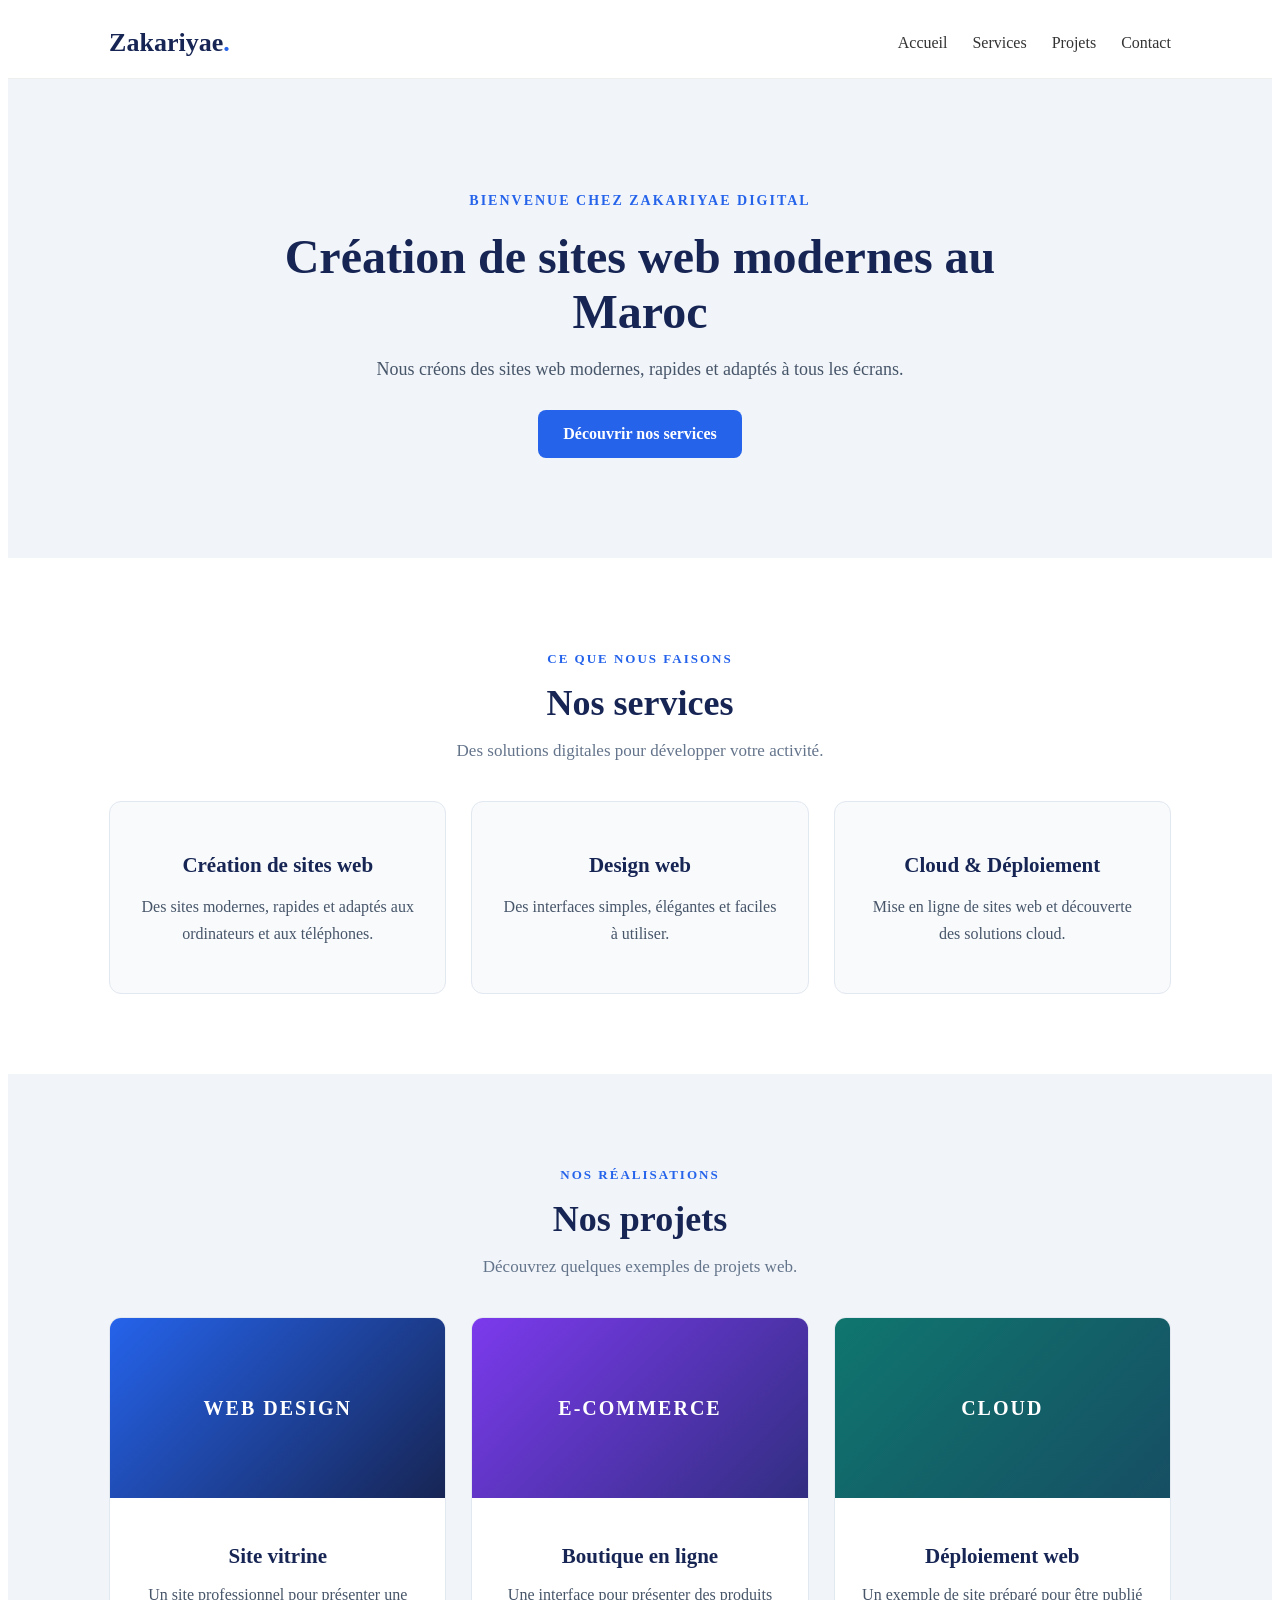
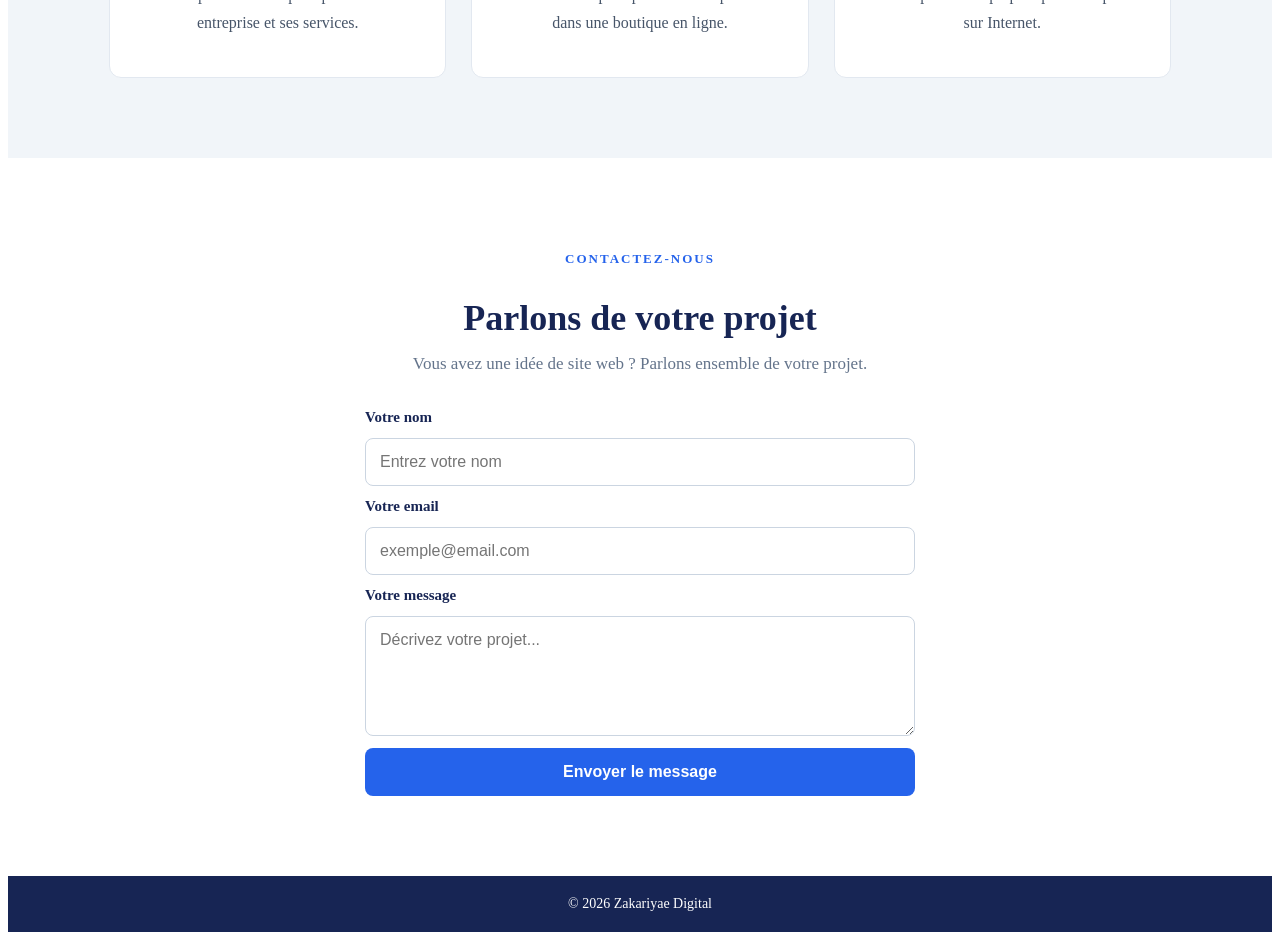
<file: index.html>
<!DOCTYPE html>
<html lang="fr">
<head>
    <meta charset="UTF-8">
    <meta name="viewport" content="width=device-width, initial-scale=1.0">
<link rel="icon" type="image/png" href="favicon.png">
    <title>Zakariyae Digital | Création de sites web au Maroc</title>

    <meta name="description" content="Zakariyae Digital est une agence web spécialisée dans la création de sites web, le design et le déploiement cloud.">

    <link rel="canonical" href="https://akkamiidox-za.github.io/zakariyae-digital/">
    

    <meta property="og:title" content="Zakariyae Digital | Création de sites web au Maroc">
    <meta property="og:description" content="Création de sites web modernes, rapides et adaptés à tous les écrans.">
    <meta property="og:url" content="https://akkamiidox-za.github.io/zakariyae-digital/">

    <link rel="stylesheet" href="style.css">

<script type="application/ld+json">
{
  "@context": "https://schema.org",
  "@type": "ProfessionalService",
  "name": "Zakariyae Digital",
  "url": "https://akkamiidox-za.github.io/zakariyae-digital/",
  "description": "Création de sites web modernes, rapides et adaptés à tous les écrans au Maroc.",
  "areaServed": {
    "@type": "Country",
    "name": "Maroc"
  },
  "serviceType": [
    "Création de sites web",
    "Design web",
    "Cloud & Déploiement"
  ]
}
</script>

</head>

<body>
    <header class="navbar">
        <a href="#" class="logo">Zakariyae<span>.</span></a>

        <nav>
            <a href="#accueil">Accueil</a>
            <a href="#services">Services</a>
            <a href="#portfolio">Projets</a>
            <a href="#contact">Contact</a>
        </nav>
    </header>

    <main>
        <section class="hero" id="accueil">
            <p class="subtitle">BIENVENUE CHEZ ZAKARIYAE DIGITAL</p>
          <h1>Création de sites web modernes au Maroc</h1>
            <p class="description">
                Nous créons des sites web modernes,
                rapides et adaptés à tous les écrans.
            </p>
            <a href="#services" class="btn">Découvrir nos services</a>
        </section>

        <section class="services" id="services">
            <p class="section-subtitle">CE QUE NOUS FAISONS</p>
            <h2>Nos services</h2>
            <p class="services-description">
                Des solutions digitales pour développer votre activité.
            </p>

            <div class="services-container">
                <div class="service-card">
                    <h3>Création de sites web</h3>
                    <p>Des sites modernes, rapides et adaptés aux ordinateurs et aux téléphones.</p>
                </div>

                <div class="service-card">
                    <h3>Design web</h3>
                    <p>Des interfaces simples, élégantes et faciles à utiliser.</p>
                </div>

                <div class="service-card">
                    <h3>Cloud & Déploiement</h3>
                    <p>Mise en ligne de sites web et découverte des solutions cloud.</p>
                </div>
            </div>
        </section>

        <section class="portfolio" id="portfolio">
            <p class="section-subtitle">NOS RÉALISATIONS</p>
            <h2>Nos projets</h2>
            <p class="portfolio-description">
                Découvrez quelques exemples de projets web.
            </p>

            <div class="portfolio-container">
                <article class="project-card">
                    <div class="project-visual visual-one">
                        <span>WEB DESIGN</span>
                    </div>
                    <div class="project-info">
                        <h3>Site vitrine</h3>
                        <p>Un site professionnel pour présenter une entreprise et ses services.</p>
                    </div>
                </article>

                <article class="project-card">
                    <div class="project-visual visual-two">
                        <span>E-COMMERCE</span>
                    </div>
                    <div class="project-info">
                        <h3>Boutique en ligne</h3>
                        <p>Une interface pour présenter des produits dans une boutique en ligne.</p>
                    </div>
                </article>

                <article class="project-card">
                    <div class="project-visual visual-three">
                        <span>CLOUD</span>
                    </div>
                    <div class="project-info">
                        <h3>Déploiement web</h3>
                        <p>Un exemple de site préparé pour être publié sur Internet.</p>
                    </div>
                </article>
            </div>
        </section>

        <section class="contact" id="contact">
            <p class="section-subtitle">CONTACTEZ-NOUS</p>
            <h2>Parlons de votre projet</h2>
        
            <p class="contact-description">
                Vous avez une idée de site web ?
                Parlons ensemble de votre projet.
            </p>
        
           <form class="contact-form" action="https://formspree.io/f/xyekvlay" method="POST">
                <label for="nom">Votre nom</label>
                <input type="text" id="nom" name="nom"
                       placeholder="Entrez votre nom" required>
        
                <label for="email">Votre email</label>
                <input type="email" id="email" name="email"
                       placeholder="exemple@email.com" required>
        
                <label for="message">Votre message</label>
                <textarea id="message" name="message" rows="5"
                          placeholder="Décrivez votre projet..." required></textarea>
        
                <button type="submit" class="contact-btn">
                    Envoyer le message
                </button>
            </form>
        </section>
    </main>

    <footer>
        <p>© 2026 Zakariyae Digital</p>
    </footer>
</body>
</html>
</file>
<file: style.css>
/* NAVBAR */

.navbar {
    display: flex;
    justify-content: space-between;
    align-items: center;
    padding: 20px 8%;
    background-color: white;
    border-bottom: 1px solid #eeeeee;
}

.logo {
    font-size: 26px;
    font-weight: bold;
    color: #172554;
    text-decoration: none;
}

.logo span {
    color: #2563eb;
}

.navbar nav {
    display: flex;
    gap: 25px;
}

.navbar nav a {
    text-decoration: none;
    color: #333333;
    font-size: 16px;
    transition: color 0.3s ease;
}

.navbar nav a:hover {
    color: #2563eb;
}


/* HERO SECTION */

.hero {
    background-color: #f1f5f9;
    padding: 100px 8%;
    text-align: center;
}

.subtitle {
    color: #2563eb;
    font-size: 14px;
    font-weight: bold;
    letter-spacing: 2px;
}

.hero h1 {
    color: #172554;
    font-size: 48px;
    max-width: 800px;
    margin: 20px auto;
}

.description {
    color: #475569;
    font-size: 18px;
    max-width: 600px;
    margin: 20px auto 30px;
}

.btn {
    display: inline-block;
    background-color: #2563eb;
    color: white;
    padding: 15px 25px;
    border-radius: 8px;
    text-decoration: none;
    font-weight: bold;
    transition: all 0.3s ease;
}

.btn:hover {
    background-color: #1d4ed8;
    transform: translateY(-3px);
}
/* SERVICES SECTION */

.services {
    padding: 80px 8%;
    background-color: white;
    text-align: center;
}

.section-subtitle {
    color: #2563eb;
    font-size: 13px;
    font-weight: bold;
    letter-spacing: 2px;
}

.services h2 {
    color: #172554;
    font-size: 36px;
    margin: 15px 0;
}

.services-description {
    color: #64748b;
    font-size: 17px;
    margin-bottom: 40px;
}

.services-container {
    display: flex;
    gap: 25px;
    justify-content: center;
    align-items: stretch;
    flex-wrap: wrap;
}

.service-card {
    flex: 1 1 230px;
    padding: 30px;
    background-color: #f8fafc;
    border: 1px solid #e2e8f0;
    border-radius: 12px;
    box-sizing: border-box;
    transition: transform 0.3s ease,
                box-shadow 0.3s ease;
}

.service-card h3 {
    color: #172554;
    font-size: 21px;
    margin-bottom: 15px;
}

.service-card p {
    color: #475569;
    font-size: 16px;
    line-height: 1.7;
    margin-top: 0;
}

.service-card:hover {
    transform: translateY(-6px);
    box-shadow: 0 10px 25px rgba(0, 0, 0, 0.08);
}
/* PORTFOLIO SECTION */
.portfolio {
    padding: 80px 8%;
    background-color: #f1f5f9;
    text-align: center;
}

.portfolio h2 {
    color: #172554;
    font-size: 36px;
    margin: 15px 0;
}

.portfolio-description {
    color: #64748b;
    font-size: 17px;
    margin-bottom: 40px;
}

.portfolio-container {
    display: flex;
    gap: 25px;
    justify-content: center;
    flex-wrap: wrap;
}

.project-card {
    flex: 1 1 250px;
    max-width: 350px;
    background-color: white;
    border-radius: 12px;
    overflow: hidden;
    border: 1px solid #e2e8f0;
    transition: transform 0.3s ease,
                box-shadow 0.3s ease;
}

.project-card:hover {
    transform: translateY(-6px);
    box-shadow: 0 10px 25px rgba(0, 0, 0, 0.08);
}

.project-visual {
    min-height: 180px;
    display: flex;
    justify-content: center;
    align-items: center;
    color: white;
    font-size: 20px;
    font-weight: bold;
    letter-spacing: 2px;
}

.visual-one {
    background: linear-gradient(135deg, #2563eb, #172554);
}

.visual-two {
    background: linear-gradient(135deg, #7c3aed, #312e81);
}

.visual-three {
    background: linear-gradient(135deg, #0f766e, #164e63);
}

.project-info {
    padding: 25px;
}

.project-info h3 {
    color: #172554;
    font-size: 21px;
    margin-bottom: 12px;
}

.project-info p {
    color: #475569;
    font-size: 16px;
    line-height: 1.7;
    margin-top: 0;
}
/* CONTACT SECTION */
.contact {
    padding: 80px 8%;
    background-color: white;
    text-align: center;
}

.contact h2 {
    color: #172554;
    font-size: 36px;
    margin-bottom: 15px;
}

.contact > p:not(.section-subtitle) {
    color: #64748b;
    font-size: 17px;
}

/* FOOTER */
footer {
    background-color: #172554;
    color: white;
    text-align: center;
    padding: 20px;
}

footer p {
    font-size: 14px;
    margin: 0;
}
/* RESPONSIVE DESIGN */

@media (max-width: 768px) {
    .navbar {
        flex-direction: column;
        gap: 20px;
        padding: 20px;
    }

    .navbar nav {
        gap: 15px;
        flex-wrap: wrap;
        justify-content: center;
    }

    .hero {
        padding: 70px 20px;
    }

    .hero h1 {
        font-size: 36px;
    }

    .services,
    .portfolio,
    .contact {
        padding: 60px 20px;
    }

    .services-container,
    .portfolio-container {
        flex-direction: column;
        align-items: center;
    }

    .service-card,
    .project-card {
        width: 100%;
        max-width: 100%;
    }
}

@media (max-width: 400px) {
    .navbar nav {
        gap: 10px;
    }

    .navbar nav a {
        font-size: 14px;
    }

    .hero h1 {
        font-size: 30px;
    }

    .btn {
        padding: 12px 18px;
    }
}
/* CONTACT FORM */

.contact-description {
    color: #64748b;
    font-size: 17px;
    max-width: 550px;
    margin: 15px auto 35px;
}

.contact-form {
    display: flex;
    flex-direction: column;
    gap: 12px;
    max-width: 550px;
    margin: 0 auto;
    text-align: left;
}

.contact-form label {
    color: #172554;
    font-size: 15px;
    font-weight: bold;
}

.contact-form input,
.contact-form textarea {
    width: 100%;
    padding: 14px;
    border: 1px solid #cbd5e1;
    border-radius: 8px;
    box-sizing: border-box;
    font-family: Arial, sans-serif;
    font-size: 16px;
}

.contact-form input:focus,
.contact-form textarea:focus {
    outline: none;
    border-color: #2563eb;
}

.contact-btn {
    background-color: #2563eb;
    color: white;
    border: none;
    border-radius: 8px;
    padding: 15px;
    font-size: 16px;
    font-weight: bold;
    cursor: pointer;
    transition: background-color 0.3s ease;
}

.contact-btn:hover {
    background-color: #1d4ed8;
}
</file>
